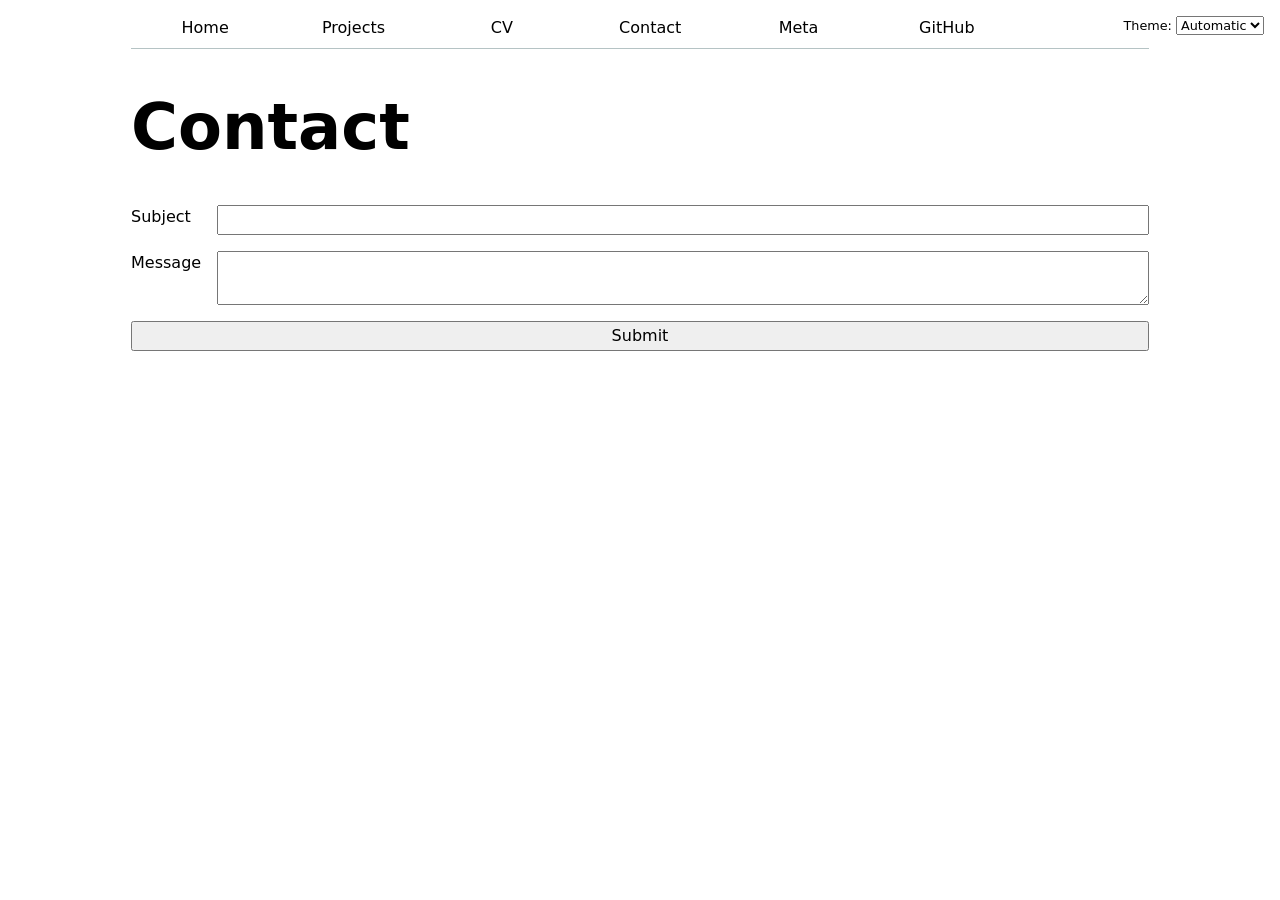
<file: contact/index.html>
<!DOCTYPE html>
<html lang="en">
  <head>
    <meta charset="UTF-8" />
    <meta name="viewport" content="width=device-width, initial-scale=1.0" />
    <title>Contact | Sanjana Garimella</title>
    <link rel="stylesheet" href="../style.css" />
    <script src="../global.js" type="module"></script>
  </head>
  <body>
    <h1>Contact</h1>

    <form action="mailto:sanjanagarimella6@gmail.com">
      <label>
        Subject
        <input name="subject" />
      </label>

      <label>
        Message
        <textarea name="body"></textarea>
      </label>

      <button>Submit</button>
    </form>
  </body>
</html>
</file>
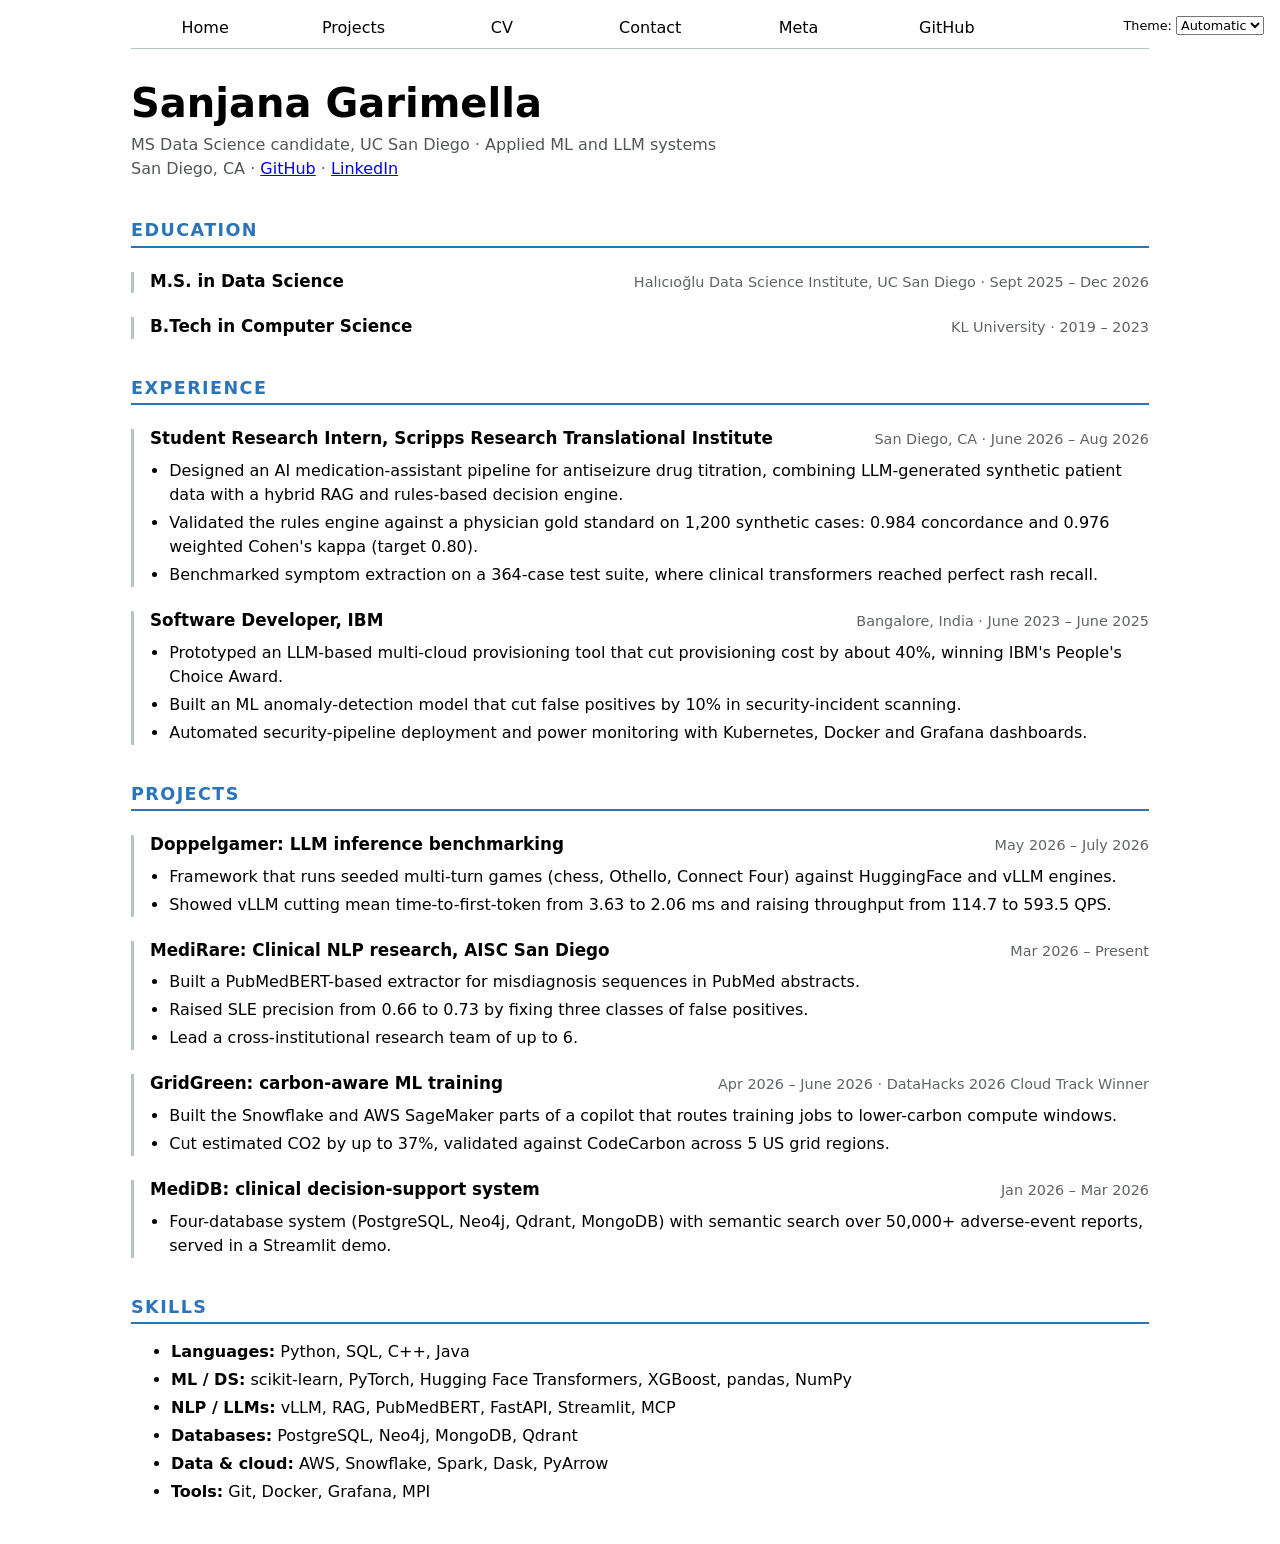
<file: cv/index.html>
<!DOCTYPE html>
<html lang="en">
  <head>
    <meta charset="UTF-8" />
    <meta name="viewport" content="width=device-width, initial-scale=1.0" />
    <title>CV | Sanjana Garimella</title>
    <link rel="stylesheet" href="../style.css" />
    <script src="../global.js" type="module"></script>
  </head>
  <body class="cv">
    <header>
      <h1>Sanjana Garimella</h1>
      <p>MS Data Science candidate, UC San Diego · Applied ML and LLM systems</p>
      <p>
        San Diego, CA ·
        <a href="https://github.com/sanjana-garimella" target="_blank">GitHub</a> ·
        <a href="https://linkedin.com/in/sanjana--garimella" target="_blank">LinkedIn</a>
      </p>
    </header>

    <section>
      <h2>Education</h2>

      <article>
        <header>
          <h3>M.S. in Data Science</h3>
          <p>
            Halıcıoğlu Data Science Institute, UC San Diego ·
            <time datetime="2025-09">Sept 2025</time> – <time datetime="2026-12">Dec 2026</time>
          </p>
        </header>
      </article>

      <article>
        <header>
          <h3>B.Tech in Computer Science</h3>
          <p>
            KL University · <time datetime="2019">2019</time> – <time datetime="2023">2023</time>
          </p>
        </header>
      </article>
    </section>

    <section>
      <h2>Experience</h2>

      <article>
        <header>
          <h3>Student Research Intern, Scripps Research Translational Institute</h3>
          <p>
            San Diego, CA ·
            <time datetime="2026-06">June 2026</time> – <time datetime="2026-08">Aug 2026</time>
          </p>
        </header>
        <ul>
          <li>
            Designed an AI medication-assistant pipeline for antiseizure drug titration, combining
            LLM-generated synthetic patient data with a hybrid RAG and rules-based decision engine.
          </li>
          <li>
            Validated the rules engine against a physician gold standard on 1,200 synthetic cases:
            0.984 concordance and 0.976 weighted Cohen's kappa (target 0.80).
          </li>
          <li>
            Benchmarked symptom extraction on a 364-case test suite, where clinical transformers
            reached perfect rash recall.
          </li>
        </ul>
      </article>

      <article>
        <header>
          <h3>Software Developer, IBM</h3>
          <p>
            Bangalore, India ·
            <time datetime="2023-06">June 2023</time> – <time datetime="2025-06">June 2025</time>
          </p>
        </header>
        <ul>
          <li>
            Prototyped an LLM-based multi-cloud provisioning tool that cut provisioning cost by about
            40%, winning IBM's People's Choice Award.
          </li>
          <li>Built an ML anomaly-detection model that cut false positives by 10% in security-incident scanning.</li>
          <li>
            Automated security-pipeline deployment and power monitoring with Kubernetes, Docker and
            Grafana dashboards.
          </li>
        </ul>
      </article>
    </section>

    <section>
      <h2>Projects</h2>

      <article>
        <header>
          <h3>Doppelgamer: LLM inference benchmarking</h3>
          <p><time datetime="2026-05">May 2026</time> – <time datetime="2026-07">July 2026</time></p>
        </header>
        <ul>
          <li>
            Framework that runs seeded multi-turn games (chess, Othello, Connect Four) against
            HuggingFace and vLLM engines.
          </li>
          <li>
            Showed vLLM cutting mean time-to-first-token from 3.63 to 2.06 ms and raising throughput
            from 114.7 to 593.5 QPS.
          </li>
        </ul>
      </article>

      <article>
        <header>
          <h3>MediRare: Clinical NLP research, AISC San Diego</h3>
          <p><time datetime="2026-03">Mar 2026</time> – Present</p>
        </header>
        <ul>
          <li>Built a PubMedBERT-based extractor for misdiagnosis sequences in PubMed abstracts.</li>
          <li>Raised SLE precision from 0.66 to 0.73 by fixing three classes of false positives.</li>
          <li>Lead a cross-institutional research team of up to 6.</li>
        </ul>
      </article>

      <article>
        <header>
          <h3>GridGreen: carbon-aware ML training</h3>
          <p>
            <time datetime="2026-04">Apr 2026</time> – <time datetime="2026-06">June 2026</time> ·
            DataHacks 2026 Cloud Track Winner
          </p>
        </header>
        <ul>
          <li>
            Built the Snowflake and AWS SageMaker parts of a copilot that routes training jobs to
            lower-carbon compute windows.
          </li>
          <li>Cut estimated CO2 by up to 37%, validated against CodeCarbon across 5 US grid regions.</li>
        </ul>
      </article>

      <article>
        <header>
          <h3>MediDB: clinical decision-support system</h3>
          <p><time datetime="2026-01">Jan 2026</time> – <time datetime="2026-03">Mar 2026</time></p>
        </header>
        <ul>
          <li>
            Four-database system (PostgreSQL, Neo4j, Qdrant, MongoDB) with semantic search over
            50,000+ adverse-event reports, served in a Streamlit demo.
          </li>
        </ul>
      </article>
    </section>

    <section>
      <h2>Skills</h2>
      <ul>
        <li><strong>Languages:</strong> Python, SQL, C++, Java</li>
        <li><strong>ML / DS:</strong> scikit-learn, PyTorch, Hugging Face Transformers, XGBoost, pandas, NumPy</li>
        <li><strong>NLP / LLMs:</strong> vLLM, RAG, PubMedBERT, FastAPI, Streamlit, MCP</li>
        <li><strong>Databases:</strong> PostgreSQL, Neo4j, MongoDB, Qdrant</li>
        <li><strong>Data &amp; cloud:</strong> AWS, Snowflake, Spark, Dask, PyArrow</li>
        <li><strong>Tools:</strong> Git, Docker, Grafana, MPI</li>
      </ul>
    </section>
  </body>
</html>
</file>
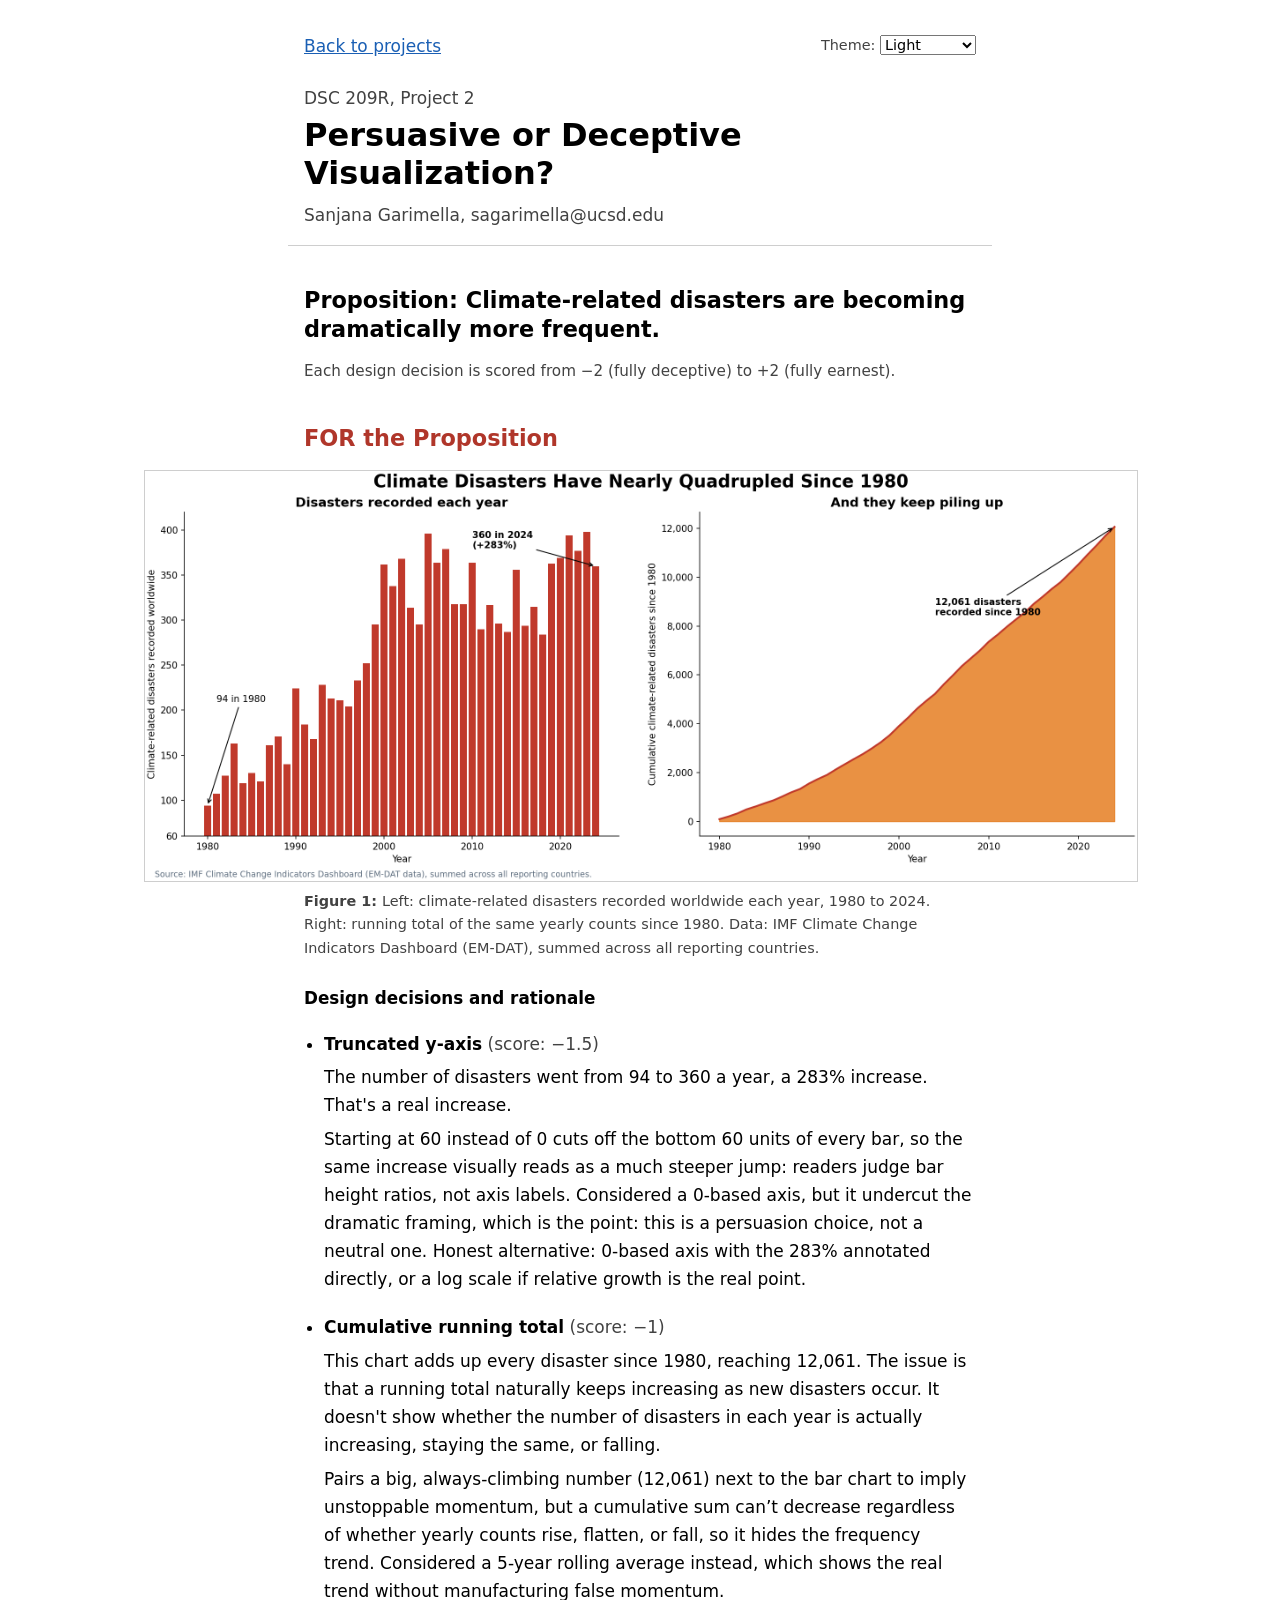
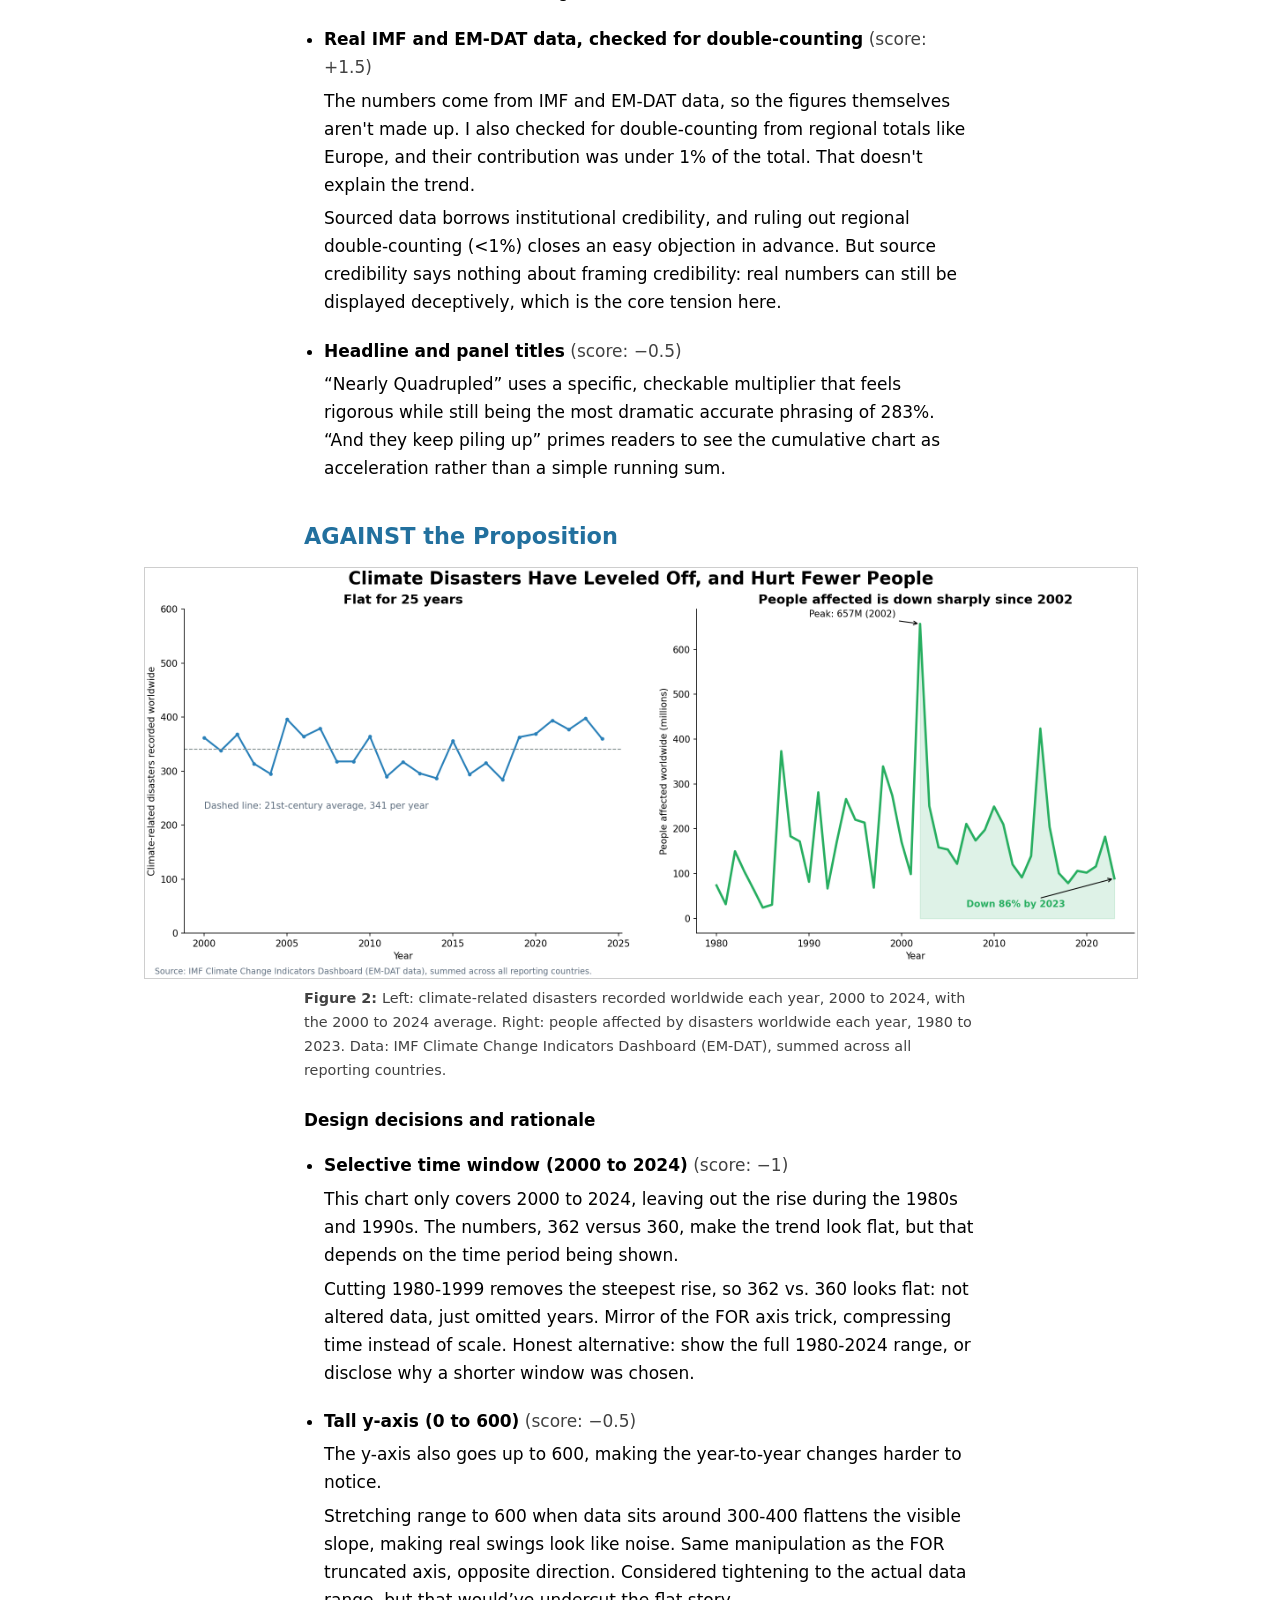
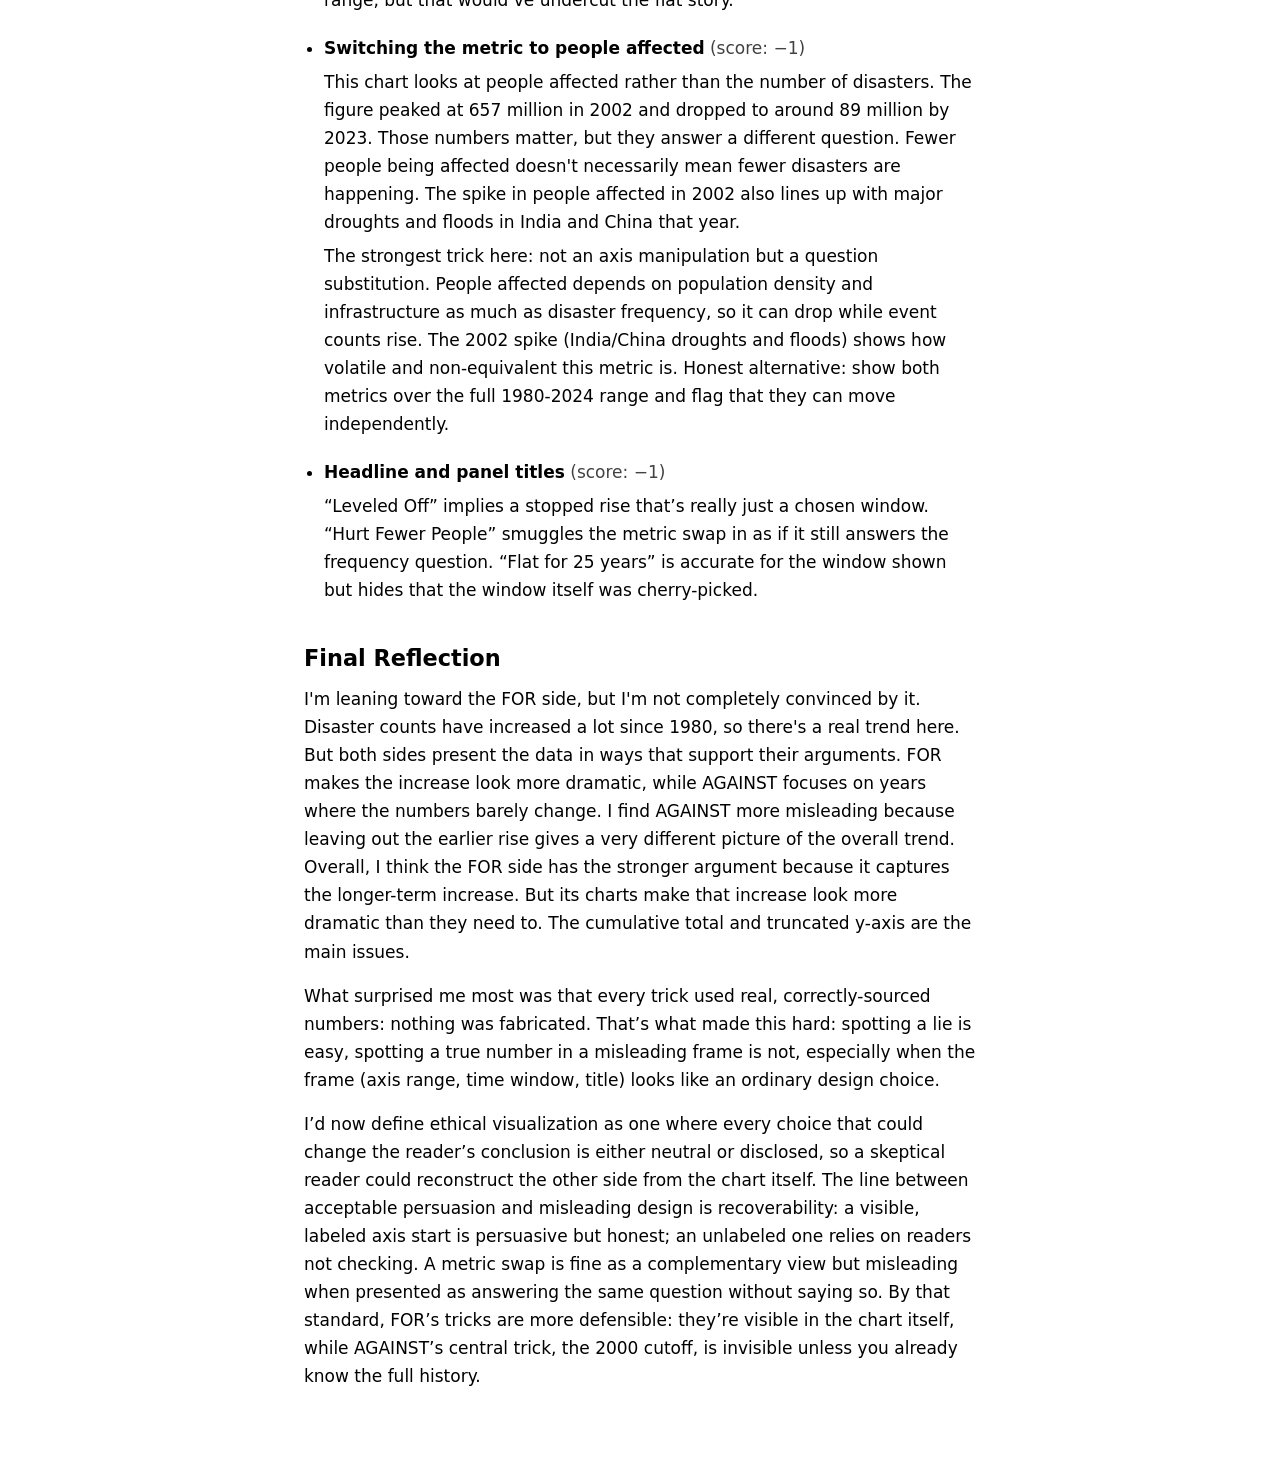
<file: projects/project2/index.html>
<!DOCTYPE html>
<html lang="en">
  <head>
    <meta charset="UTF-8" />
    <meta name="viewport" content="width=device-width, initial-scale=1.0" />
    <title>Project 2 Report | Sanjana Garimella</title>
    <style>
      html {
        color-scheme: light;
        background: canvas;
        color: canvastext;
      }
      body {
        margin: 0;
        background: canvas;
        color: canvastext;
        font: 17px/1.65 -apple-system, system-ui, "Segoe UI", Helvetica, Arial, sans-serif;
        counter-reset: figure;
      }
      header,
      main {
        max-width: 42rem;
        margin: 0 auto;
        padding: 0 16px;
      }
      header {
        padding-top: 2rem;
        padding-bottom: 1rem;
        border-bottom: 1px solid color-mix(in oklch, canvastext 15%, canvas);
      }
      a {
        color: light-dark(#1a5fb4, #8ab4f8);
      }
      .course {
        margin: 1.5rem 0 0.25rem;
        color: color-mix(in oklch, canvastext 62%, canvas);
      }
      h1 {
        margin: 0;
        font-size: 2rem;
        line-height: 1.2;
      }
      .byline {
        margin: 0.5rem 0 0;
        color: color-mix(in oklch, canvastext 62%, canvas);
      }
      h2 {
        margin: 2.5rem 0 0.75rem;
        font-size: 1.4rem;
        line-height: 1.3;
      }
      h4 {
        margin: 1.5rem 0 0.5rem;
        font-size: 1.05rem;
      }
      /* Section headings match the chart colors */
      h2.for {
        color: light-dark(#b0362a, #f28b7d);
      }
      h2.against {
        color: light-dark(#22709e, #7cb9e8);
      }
      .legend {
        color: color-mix(in oklch, canvastext 62%, canvas);
        font-size: 0.95rem;
      }
      main {
        padding-bottom: 4rem;
      }
      .top {
        display: flex;
        justify-content: space-between;
        align-items: center;
        gap: 1rem;
      }
      .theme {
        font-size: 0.9rem;
        color: color-mix(in oklch, canvastext 62%, canvas);
      }
      .theme select {
        font: inherit;
      }

      /* Figures are wider than the text so the charts stay legible */
      figure {
        width: min(62rem, calc(100vw - 32px));
        margin: 1rem 0 1.5rem 50%;
        transform: translateX(-50%);
      }
      figure img {
        display: block;
        width: 100%;
        height: auto;
        border: 1px solid color-mix(in oklch, canvastext 15%, canvas);
      }
      figcaption {
        counter-increment: figure;
        max-width: 42rem;
        margin: 0.5rem auto 0;
        font-size: 0.9rem;
        color: color-mix(in oklch, canvastext 62%, canvas);
      }
      figcaption::before {
        content: "Figure " counter(figure) ": ";
        font-weight: bold;
      }

      .decisions {
        padding-left: 1.25rem;
      }
      .decisions li {
        margin-bottom: 1.25rem;
      }
      .decisions p {
        margin: 0.35rem 0 0;
      }
      .score {
        color: color-mix(in oklch, canvastext 62%, canvas);
      }
      .reflection p {
        margin: 0 0 1rem;
      }
    </style>
    <script>
      try {
        if ('colorScheme' in localStorage) {
          document.documentElement.style.colorScheme = localStorage.colorScheme;
        }
      } catch (e) {}
    </script>
  </head>
  <body>
    <header>
      <div class="top">
        <a href="../">Back to projects</a>
        <label class="theme">
          Theme:
          <select>
            <option value="light dark">Automatic</option>
            <option value="light" selected>Light</option>
            <option value="dark">Dark</option>
          </select>
        </label>
      </div>
      <p class="course">DSC 209R, Project 2</p>
      <h1>Persuasive or Deceptive Visualization?</h1>
      <p class="byline">Sanjana Garimella, sagarimella@ucsd.edu</p>
    </header>

    <main>
      <h2>Proposition: Climate-related disasters are becoming dramatically more frequent.</h2>
      <p class="legend">Each design decision is scored from −2 (fully deceptive) to +2 (fully earnest).</p>

      <section>
        <h2 class="for">FOR the Proposition</h2>

        <figure>
          <a href="final_for.png"><img
            src="final_for.png"
            alt="Two charts. Left: bar chart of climate-related disasters recorded worldwide each year, rising from 94 in 1980 to 360 in 2024. Right: area chart of the cumulative number of disasters since 1980, reaching 12,061 in 2024."
          /></a>
          <figcaption>
            Left: climate-related disasters recorded worldwide each year, 1980 to 2024.
            Right: running total of the same yearly counts since 1980.
            Data: IMF Climate Change Indicators Dashboard (EM-DAT), summed across all reporting countries.
          </figcaption>
        </figure>

        <h4>Design decisions and rationale</h4>

        <ul class="decisions">
          <li>
            <p><strong>Truncated y-axis</strong> <span class="score">(score: −1.5)</span></p>
            <p>The number of disasters went from 94 to 360 a year, a 283% increase. That's a real increase.</p>
            <p>Starting at 60 instead of 0 cuts off the bottom 60 units of every bar, so the same increase visually reads as a much steeper jump: readers judge bar height ratios, not axis labels. Considered a 0-based axis, but it undercut the dramatic framing, which is the point: this is a persuasion choice, not a neutral one. Honest alternative: 0-based axis with the 283% annotated directly, or a log scale if relative growth is the real point.</p>
          </li>
          <li>
            <p><strong>Cumulative running total</strong> <span class="score">(score: −1)</span></p>
            <p>This chart adds up every disaster since 1980, reaching 12,061. The issue is that a running total naturally keeps increasing as new disasters occur. It doesn't show whether the number of disasters in each year is actually increasing, staying the same, or falling.</p>
            <p>Pairs a big, always-climbing number (12,061) next to the bar chart to imply unstoppable momentum, but a cumulative sum can’t decrease regardless of whether yearly counts rise, flatten, or fall, so it hides the frequency trend. Considered a 5-year rolling average instead, which shows the real trend without manufacturing false momentum.</p>
          </li>
          <li>
            <p><strong>Real IMF and EM-DAT data, checked for double-counting</strong> <span class="score">(score: +1.5)</span></p>
            <p>The numbers come from IMF and EM-DAT data, so the figures themselves aren't made up. I also checked for double-counting from regional totals like Europe, and their contribution was under 1% of the total. That doesn't explain the trend.</p>
            <p>Sourced data borrows institutional credibility, and ruling out regional double-counting (&lt;1%) closes an easy objection in advance. But source credibility says nothing about framing credibility: real numbers can still be displayed deceptively, which is the core tension here.</p>
          </li>
          <li>
            <p><strong>Headline and panel titles</strong> <span class="score">(score: −0.5)</span></p>
            <p>“Nearly Quadrupled” uses a specific, checkable multiplier that feels rigorous while still being the most dramatic accurate phrasing of 283%. “And they keep piling up” primes readers to see the cumulative chart as acceleration rather than a simple running sum.</p>
          </li>
        </ul>
      </section>

      <section>
        <h2 class="against">AGAINST the Proposition</h2>

        <figure>
          <a href="final_against.png"><img
            src="final_against.png"
            alt="Two charts. Left: line chart of climate-related disasters recorded worldwide each year from 2000 to 2024 on a 0 to 600 axis, staying near an average of 341 per year. Right: line chart of people affected by disasters from 1980 to 2023, peaking at 657 million in 2002 and falling to about 89 million in 2023."
          /></a>
          <figcaption>
            Left: climate-related disasters recorded worldwide each year, 2000 to 2024, with the 2000 to 2024 average.
            Right: people affected by disasters worldwide each year, 1980 to 2023.
            Data: IMF Climate Change Indicators Dashboard (EM-DAT), summed across all reporting countries.
          </figcaption>
        </figure>

        <h4>Design decisions and rationale</h4>

        <ul class="decisions">
          <li>
            <p><strong>Selective time window (2000 to 2024)</strong> <span class="score">(score: −1)</span></p>
            <p>This chart only covers 2000 to 2024, leaving out the rise during the 1980s and 1990s. The numbers, 362 versus 360, make the trend look flat, but that depends on the time period being shown.</p>
            <p>Cutting 1980-1999 removes the steepest rise, so 362 vs. 360 looks flat: not altered data, just omitted years. Mirror of the FOR axis trick, compressing time instead of scale. Honest alternative: show the full 1980-2024 range, or disclose why a shorter window was chosen.</p>
          </li>
          <li>
            <p><strong>Tall y-axis (0 to 600)</strong> <span class="score">(score: −0.5)</span></p>
            <p>The y-axis also goes up to 600, making the year-to-year changes harder to notice.</p>
            <p>Stretching range to 600 when data sits around 300-400 flattens the visible slope, making real swings look like noise. Same manipulation as the FOR truncated axis, opposite direction. Considered tightening to the actual data range, but that would’ve undercut the flat story.</p>
          </li>
          <li>
            <p><strong>Switching the metric to people affected</strong> <span class="score">(score: −1)</span></p>
            <p>This chart looks at people affected rather than the number of disasters. The figure peaked at 657 million in 2002 and dropped to around 89 million by 2023. Those numbers matter, but they answer a different question. Fewer people being affected doesn't necessarily mean fewer disasters are happening. The spike in people affected in 2002 also lines up with major droughts and floods in India and China that year.</p>
            <p>The strongest trick here: not an axis manipulation but a question substitution. People affected depends on population density and infrastructure as much as disaster frequency, so it can drop while event counts rise. The 2002 spike (India/China droughts and floods) shows how volatile and non-equivalent this metric is. Honest alternative: show both metrics over the full 1980-2024 range and flag that they can move independently.</p>
          </li>
          <li>
            <p><strong>Headline and panel titles</strong> <span class="score">(score: −1)</span></p>
            <p>“Leveled Off” implies a stopped rise that’s really just a chosen window. “Hurt Fewer People” smuggles the metric swap in as if it still answers the frequency question. “Flat for 25 years” is accurate for the window shown but hides that the window itself was cherry-picked.</p>
          </li>
        </ul>
      </section>

      <section class="reflection">
        <h2>Final Reflection</h2>

        <p>
          I'm leaning toward the FOR side, but I'm not completely convinced by it. Disaster counts have increased a lot since 1980, so there's a real trend here. But both sides present the data in ways that support their arguments. FOR makes the increase look more dramatic, while AGAINST focuses on years where the numbers barely change. I find AGAINST more misleading because leaving out the earlier rise gives a very different picture of the overall trend. Overall, I think the FOR side has the stronger argument because it captures the longer-term increase. But its charts make that increase look more dramatic than they need to. The cumulative total and truncated y-axis are the main issues.
        </p>
        <p>
          What surprised me most was that every trick used real, correctly-sourced numbers: nothing was fabricated. That’s what made this hard: spotting a lie is easy, spotting a true number in a misleading frame is not, especially when the frame (axis range, time window, title) looks like an ordinary design choice.
        </p>
        <p>
          I’d now define ethical visualization as one where every choice that could change the reader’s conclusion is either neutral or disclosed, so a skeptical reader could reconstruct the other side from the chart itself. The line between acceptable persuasion and misleading design is recoverability: a visible, labeled axis start is persuasive but honest; an unlabeled one relies on readers not checking. A metric swap is fine as a complementary view but misleading when presented as answering the same question without saying so. By that standard, FOR’s tricks are more defensible: they’re visible in the chart itself, while AGAINST’s central trick, the 2000 cutoff, is invisible unless you already know the full history.
        </p>
      </section>
    </main>
    <script>
      const select = document.querySelector('.theme select');
      select.value = document.documentElement.style.colorScheme || 'light';
      select.addEventListener('input', (event) => {
        document.documentElement.style.colorScheme = event.target.value;
        try {
          localStorage.colorScheme = event.target.value;
        } catch (e) {}
      });
    </script>
  </body>
</html>
</file>
<file: style.css>
:root {
  --color-accent: oklch(55% 0.13 250);
  /* A semi-transparent, moderately dark color adapts to both light and
     dark mode better than a fixed light gray would. */
  --color-border: oklch(50% 10% 200 / 40%);
  accent-color: var(--color-accent);
  color-scheme: light dark;
}

body {
  /* Set line height to 1.5 times the font size
     and use the OS’s UI font as the website font
   */
  font: 100%/1.5 system-ui;

  /* Explicitly tie background/text to the system colors so the page
     repaints immediately when color-scheme is changed at runtime by
     the theme switcher (some browsers don't repaint the implicit
     canvas background on a dynamic color-scheme change otherwise). */
  background-color: canvas;
  color: canvastext;

  /* Step 1: keep lines readable and centered, with a gutter on small screens */
  max-width: 100ch;
  margin-inline: max(1em, (100% - 100ch) / 2);
}

img {
  /* Never let images overflow narrow screens */
  max-width: 100%;
  height: auto;
}

/* Step 2: navigation bar */
nav {
  display: flex;
  flex-wrap: wrap; /* wrap links on very narrow screens instead of overflowing */
  margin-bottom: 2em;
  border-bottom: 1px solid var(--color-border);
  padding-inline-end: 8em; /* leave room for the color-scheme switcher */

  ul,
  li {
    display: contents;
  }

  a {
    flex: 1;
    text-decoration: none;
    color: inherit;
    text-align: center;
    padding: 0.5em;
  }

  a.current {
    border-bottom: 0.4em solid var(--color-border);
    padding-bottom: 0.1em;
  }

  a:hover {
    border-bottom: 0.4em solid var(--color-accent);
    padding-bottom: 0.1em;
    /* Mix with the canvas color instead of a fixed lightness so the
       hover background stays legible in dark mode too. */
    background-color: color-mix(in oklch, var(--color-accent), canvas 85%);
  }
}

/* Step 4: dark mode switcher */
.color-scheme {
  position: absolute;
  top: 1rem;
  right: 1rem;
  font-size: 80%;
  font-family: inherit;
}

/* Step 3: contact form */
input,
textarea,
button,
select {
  font: inherit;
  min-width: 0; /* let fields shrink below their default size on narrow screens */
}

form {
  display: grid;
  grid-template-columns: auto 1fr;
  gap: 1em;

  label {
    display: grid;
    grid-template-columns: subgrid;
    grid-column: 1 / -1;
  }

  button {
    grid-column: 1 / -1;
  }
}

/* Step 4: projects grid */
.projects {
  display: grid;
  grid-template-columns: repeat(auto-fill, minmax(15em, 1fr));
  gap: 1em;

  article {
    display: grid;
    grid-template-rows: subgrid;
    grid-row: span 3;
  }

  h2,
  h3 {
    margin: 0;
  }

  p {
    margin: 0;
  }

  /* Lab 5, Step 0.1: project year under the description */
  .project-year {
    margin-top: 0.3em;
    color: oklch(55% 2% 250);
    font-family: Baskerville, serif;
    font-variant-numeric: oldstyle-nums;
  }
}

/* Lab 5: pie chart and legend side by side */
.container {
  display: flex;
  flex-wrap: wrap; /* legend drops below the chart on narrow screens */
  align-items: center;
  gap: 2em;
  margin-block: 2em;
}

#projects-pie-plot {
  flex: 0 1 20em;
  max-width: 20em;
  overflow: visible;

  path {
    transition: 300ms;
    cursor: pointer;
    outline: none;
  }

  /* Step 5.1: fade the other wedges when one is hovered */
  &:has(path:hover) {
    path:not(:hover) {
      opacity: 0.5;
    }
  }

  path:focus-visible {
    stroke: canvastext;
    stroke-width: 1;
  }
}

.legend {
  flex: 1;
  min-width: 12em;
  display: grid;
  grid-template-columns: repeat(auto-fill, minmax(9em, 1fr));
  gap: 1em;
  margin: 0;
  padding: 1em;
  list-style: none;
  border: 1px solid var(--color-border);
  border-radius: 0.5em;
}

.legend-item {
  display: flex;
  align-items: center;
  gap: 0.5em;
  cursor: pointer;
}

.swatch {
  display: inline-block;
  width: 1em;
  aspect-ratio: 1 / 1;
  border-radius: 50%;
  background-color: var(--color);
}

/* Step 5.2: selected wedge and legend item. Green, so it doesn't look
   like any of the Tableau colors used for the years. */
.selected {
  --color: oklch(65% 0.2 145) !important;

  &:is(path) {
    fill: var(--color);
  }
}

.searchBar {
  display: block;
  width: 100%;
  box-sizing: border-box;
  padding: 0.5em;
  margin-bottom: 2em;
}

/* Lab 4: GitHub stats on the home page */
#profile-stats dl {
  display: grid;
  grid-template-columns: repeat(4, 1fr);
  margin: 0 0 2em;

  dt {
    grid-row: 1;
    font-size: 0.9em;
    color: oklch(50% 2% 250);
  }

  dd {
    grid-row: 2;
    margin: 0;
    font-size: 200%;
  }
}

h1,
h2,
h3,
h4,
h5,
h6 {
  line-height: 1.1;
  text-wrap: balance;
}

h1 {
  font-size: 400%;
}

/* Step 5: CV */
.cv {
  > header {
    margin-bottom: 2em;

    h1 {
      font-size: 250%;
      margin-bottom: 0.2em;
    }

    p {
      margin: 0;
      color: oklch(45% 2% 250);
    }
  }

  section {
    margin-block: 2.5em;

    > h2 {
      font-size: 1.1em;
      text-transform: uppercase;
      letter-spacing: 0.08em;
      color: var(--color-accent);
      border-bottom: 2px solid var(--color-accent);
      padding-bottom: 0.3em;
    }
  }

  article {
    margin-block: 1.5em;
    padding-left: 1em;
    border-left: 3px solid var(--color-border);

    header {
      display: flex;
      flex-wrap: wrap;
      justify-content: space-between;
      align-items: baseline;
      gap: 0 1em;
    }

    h3 {
      margin: 0;
      font-size: 1.05em;
    }

    header p {
      margin: 0;
      font-size: 0.9em;
      color: oklch(50% 2% 250);
    }

    ul {
      margin-block: 0.5em 0;
      padding-left: 1.2em;
    }
  }

  ul li {
    margin-block: 0.25em;
  }
}

/* Lab 6: summary stats on the meta page, same look as the home page stats */
dl.stats {
  display: grid;
  grid-auto-flow: column;
  grid-template-rows: auto auto;
  gap: 0 1em;
  margin: 0 0 2em;

  dt {
    grid-row: 1;
    font-size: 0.9em;
    color: oklch(50% 2% 250);
  }

  dd {
    grid-row: 2;
    margin: 0;
    font-size: 150%;
  }
}

/* On narrow screens, list the stats as label / value rows instead */
@media (max-width: 40em) {
  dl.stats {
    grid-auto-flow: row;
    grid-template-columns: auto 1fr;
    grid-template-rows: none;
    gap: 0.25em 1em;

    dt,
    dd {
      grid-row: auto;
      font-size: 1em;
    }
  }
}

/* Step 2.3: faint gridlines */
.gridlines {
  line {
    stroke-opacity: 0.15;
  }

  path {
    display: none;
  }
}

/* Step 3: tooltip */
dl.info {
  display: grid;
  grid-template-columns: auto 1fr;
  gap: 0.25em 1em;
  margin: 0;
  font-size: 0.9em;

  dt {
    color: oklch(50% 2% 250);
  }

  dd {
    margin: 0;
  }

  transition-duration: 500ms;
  transition-property: opacity, visibility;
}

dl.info[hidden]:not(:hover, :focus-within) {
  opacity: 0;
  visibility: hidden;
}

.tooltip {
  position: fixed;
  top: 1em;
  left: 1em;
  padding: 0.5em 0.75em;
  background-color: color-mix(in oklch, canvas, transparent 10%);
  border: 1px solid var(--color-border);
  border-radius: 0.3em;
  box-shadow: 0 1px 4px oklch(0% 0 0 / 20%);
}

#chart circle {
  /* Lab 8 Step 1.4: dots slide when the x axis changes, and new dots grow
     in, bigger ones more slowly (--r is the radius, set in main.js) */
  transition: all 200ms, r calc(var(--r) * 100ms);
  transform-origin: center;
  transform-box: fill-box;

  @starting-style {
    r: 0;
  }
}

#chart circle:hover {
  transform: scale(1.5);
}

/* Step 5: brush rectangle and selected dots */
@keyframes marching-ants {
  to {
    stroke-dashoffset: -8; /* 5 + 3 */
  }
}

#chart .selection {
  fill-opacity: 0.1;
  stroke: canvastext;
  stroke-opacity: 0.7;
  stroke-dasharray: 5 3;
  animation: marching-ants 2s linear infinite;
}

#chart circle.selected {
  fill: #ff6b6b;
}

/* Lab 8 Step 1.1: slider label on one line, with the time pushed right */
#time-filter {
  display: flex;
  margin-bottom: 1em;

  label {
    flex: 1;
    display: flex;
    align-items: baseline;
    gap: 0.5em;
  }

  input {
    flex: 1;
  }

  time {
    margin-left: auto;
  }
}

/* Lab 8 Step 2: unit visualization of lines per file */
#files {
  display: grid;
  grid-template-columns: 1fr 4fr;

  > div {
    grid-column: 1 / -1;
    display: grid;
    grid-template-columns: subgrid;
  }

  dt {
    grid-column: 1;

    small {
      display: block;
      font-size: 0.8em;
      opacity: 0.7;
    }
  }

  dd {
    grid-column: 2;
    display: flex;
    flex-wrap: wrap;
    align-items: start;
    align-content: start;
    gap: 0.15em;
    padding-top: 0.6em;
    margin-left: 0;
  }
}

.loc {
  display: flex;
  width: 0.5em;
  aspect-ratio: 1;
  background: var(--color);
  border-radius: 50%;
}

/* Lab 8 Step 3.1: commit text on the left, chart stays in view on the right */
#scrolly-1 {
  position: relative;
  display: flex;
  gap: 1rem;

  > * {
    flex: 1;
  }
}

#scatter-story {
  position: relative;
}

#scatter-plot {
  position: sticky;
  top: 0;
  left: 0;
  bottom: auto;
  height: 50vh;
}

/* Enough space between commits that only one is in the middle at a time */
#scatter-story .step {
  padding-bottom: 50vh;
}

#scatter-story .step:last-child {
  padding-bottom: 10vh;
}
</file>
